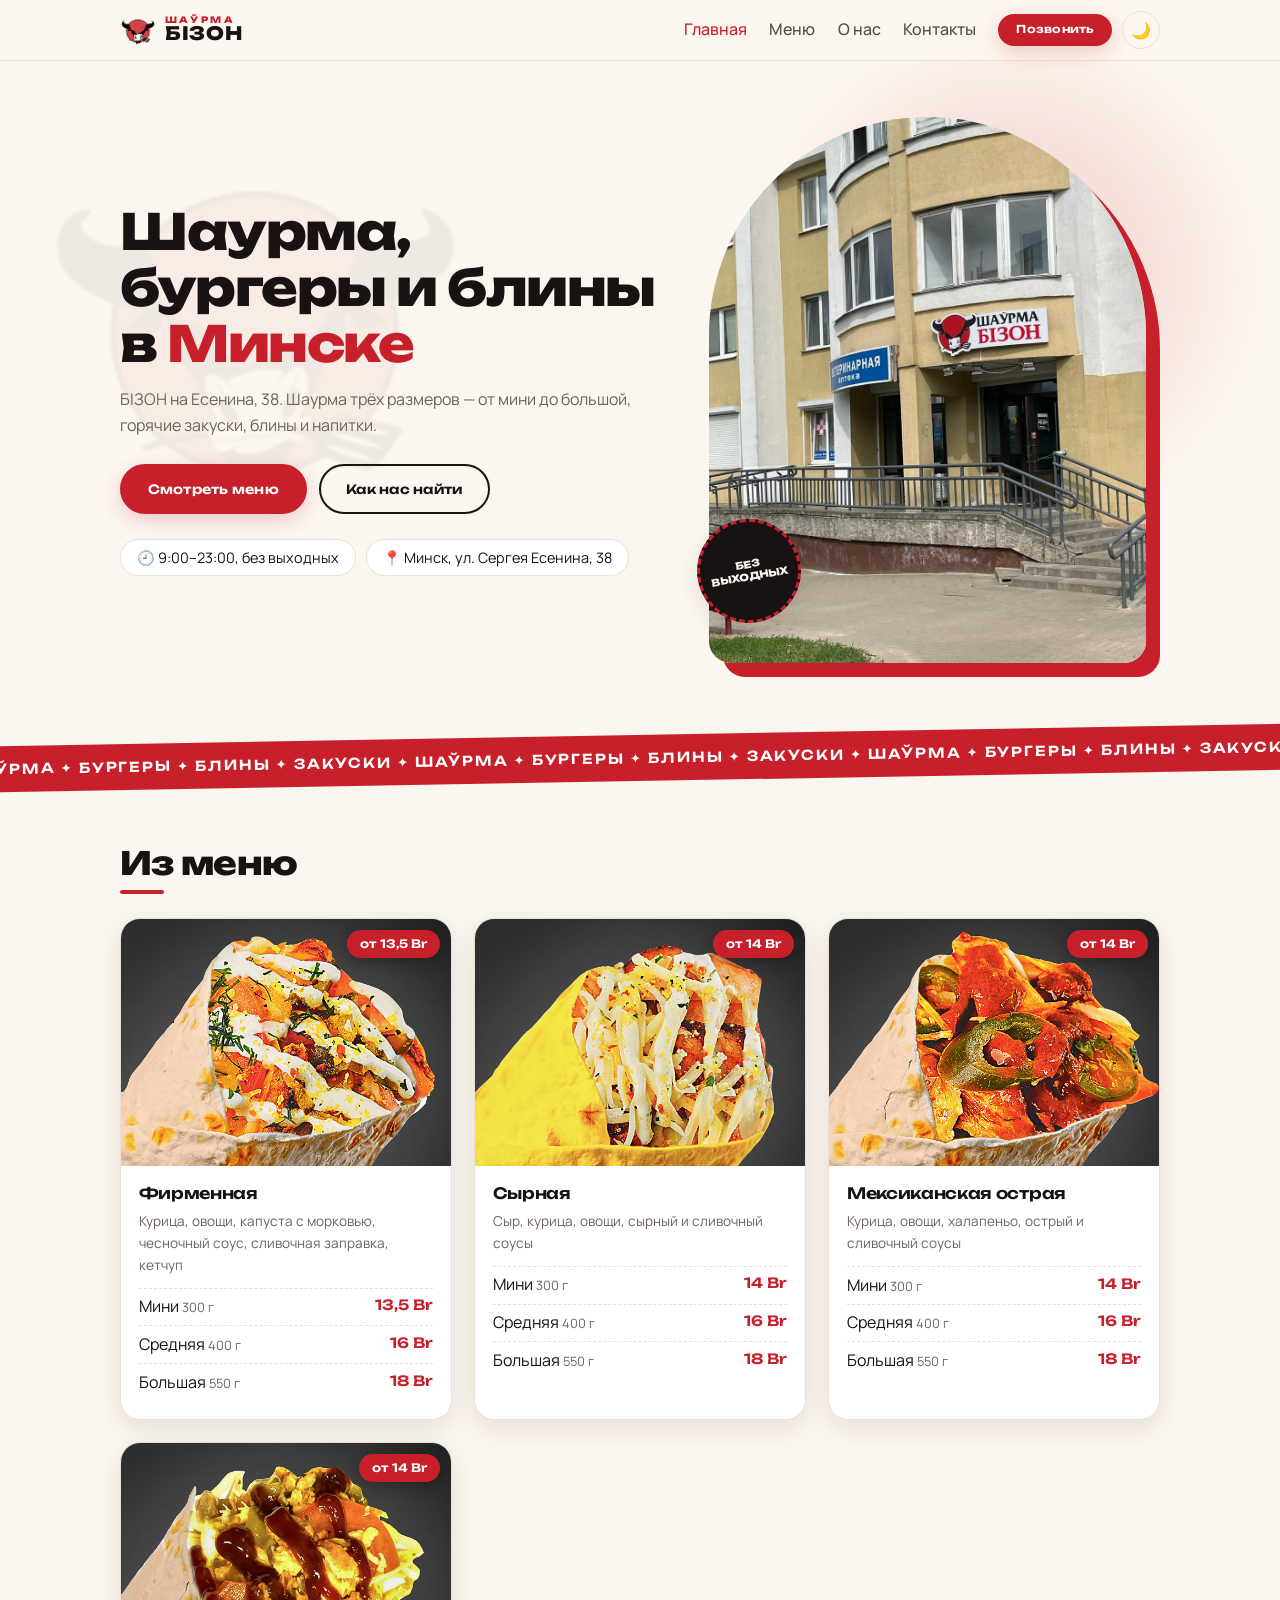
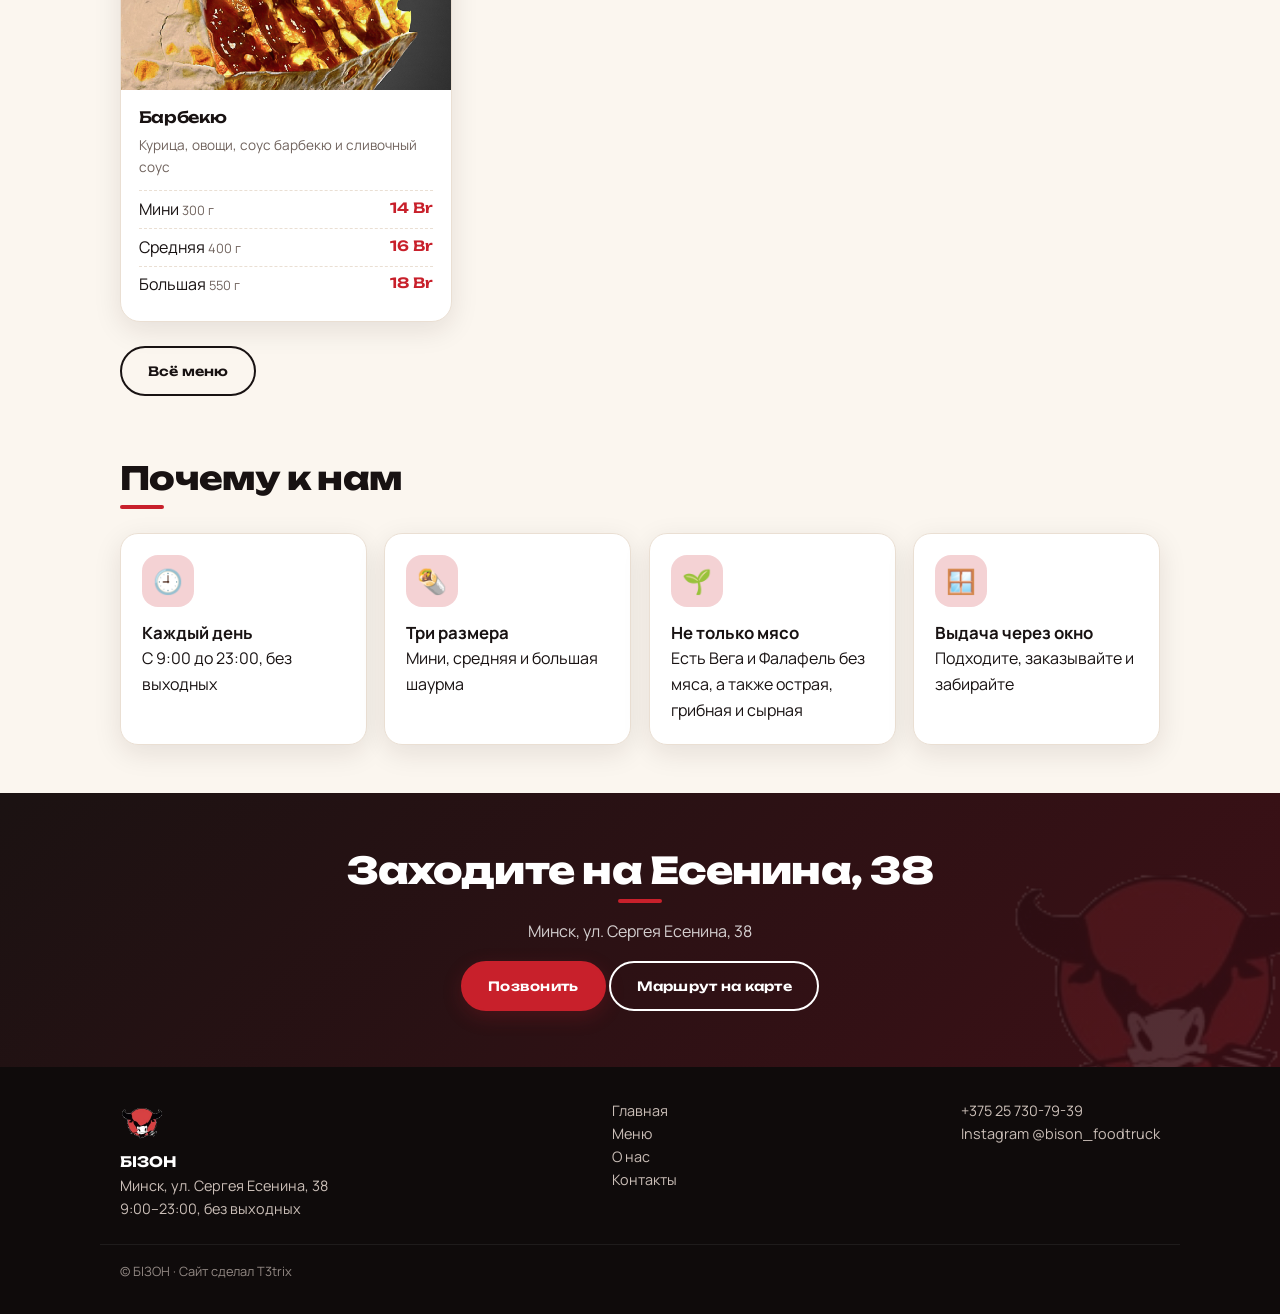
<file: index.html>
<!DOCTYPE html><html lang="ru"><head><meta charset="UTF-8"><meta name="viewport" content="width=device-width,initial-scale=1,viewport-fit=cover"><script>document.documentElement.className="js";try{document.documentElement.dataset.theme=localStorage.getItem("theme")||(matchMedia("(prefers-color-scheme:dark)").matches?"dark":"light")}catch(e){}</script><link rel="icon" href="favicon.ico" sizes="any"><link rel="icon" type="image/png" sizes="32x32" href="favicon-32.png"><link rel="icon" type="image/png" sizes="192x192" href="favicon-192.png"><link rel="apple-touch-icon" href="favicon-180.png"><link rel="preconnect" href="https://fonts.googleapis.com"><link rel="preconnect" href="https://fonts.gstatic.com" crossorigin><link href="https://fonts.googleapis.com/css2?family=Manrope:wght@400;500;700&family=Unbounded:wght@600;800&display=swap" rel="stylesheet"><link rel="stylesheet" href="css/style.css"><title>БІЗОН — шаурма в Минске, ул. Сергея Есенина, 38</title><meta name="description" content="Шаурма трёх размеров, бургеры, блины и горячие закуски. Минск, ул. Сергея Есенина, 38. Ежедневно с 9:00 до 23:00."></head><body><header id="site-header"></header>
<main><div class="wrap hero"><div><h1>Шаурма, бургеры и блины в&nbsp;<em>Минске</em></h1><p class="mut">БІЗОН на Есенина, 38. Шаурма трёх размеров — от мини до большой, горячие закуски, блины и напитки.</p>
<div class="acts"><a class="btn" href="menu.html">Смотреть меню</a><a class="btn ghost" href="contacts.html">Как нас найти</a></div>
<div class="chips"><span>🕘 <i data-site="hours" style="font-style:normal"></i></span><span>📍 <i data-site="address" style="font-style:normal"></i></span></div></div>
<div class="shot"><img src="images/facade.jpg" alt="Вход в шаурмечную БІЗОН"><div class="sticker">без<br>выходных</div></div></div>
<div class="ticker"><div>ШАЎРМА ✦ БУРГЕРЫ ✦ БЛИНЫ ✦ ЗАКУСКИ ✦ ШАЎРМА ✦ БУРГЕРЫ ✦ БЛИНЫ ✦ ЗАКУСКИ ✦ ШАЎРМА ✦ БУРГЕРЫ ✦ БЛИНЫ ✦ ЗАКУСКИ ✦ ШАЎРМА ✦ БУРГЕРЫ ✦ БЛИНЫ ✦ ЗАКУСКИ ✦ ШАЎРМА ✦ БУРГЕРЫ ✦ БЛИНЫ ✦ ЗАКУСКИ ✦ ШАЎРМА ✦ БУРГЕРЫ ✦ БЛИНЫ ✦ ЗАКУСКИ ✦ ШАЎРМА ✦ БУРГЕРЫ ✦ БЛИНЫ ✦ ЗАКУСКИ ✦ ШАЎРМА ✦ БУРГЕРЫ ✦ БЛИНЫ ✦ ЗАКУСКИ ✦ </div></div>
<section><div class="wrap"><h2>Из меню</h2><div class="grid" id="featured"></div><p style="margin-top:1.5rem"><a class="btn ghost" href="menu.html">Всё меню</a></p></div></section>
<section style="padding-top:0"><div class="wrap"><h2>Почему к нам</h2><div class="facts">
<div><i>🕘</i><b>Каждый день</b>С 9:00 до 23:00, без выходных</div><div><i>🌯</i><b>Три размера</b>Мини, средняя и большая шаурма</div>
<div><i>🌱</i><b>Не только мясо</b>Есть Вега и Фалафель без мяса, а также острая, грибная и сырная</div><div><i>🪟</i><b>Выдача через окно</b>Подходите, заказывайте и забирайте</div></div></div></section>
<div class="band"><h2>Заходите на Есенина, 38</h2><p style="opacity:.8"><span data-site="address"></span></p><a class="btn" data-tel="phone" href="#">Позвонить</a> <a class="btn ghost" data-map href="#" target="_blank" rel="noopener">Маршрут на карте</a></div></main><footer id="site-footer"></footer><script src="js/data.js"></script><script src="js/main.js"></script></body></html>
</file>
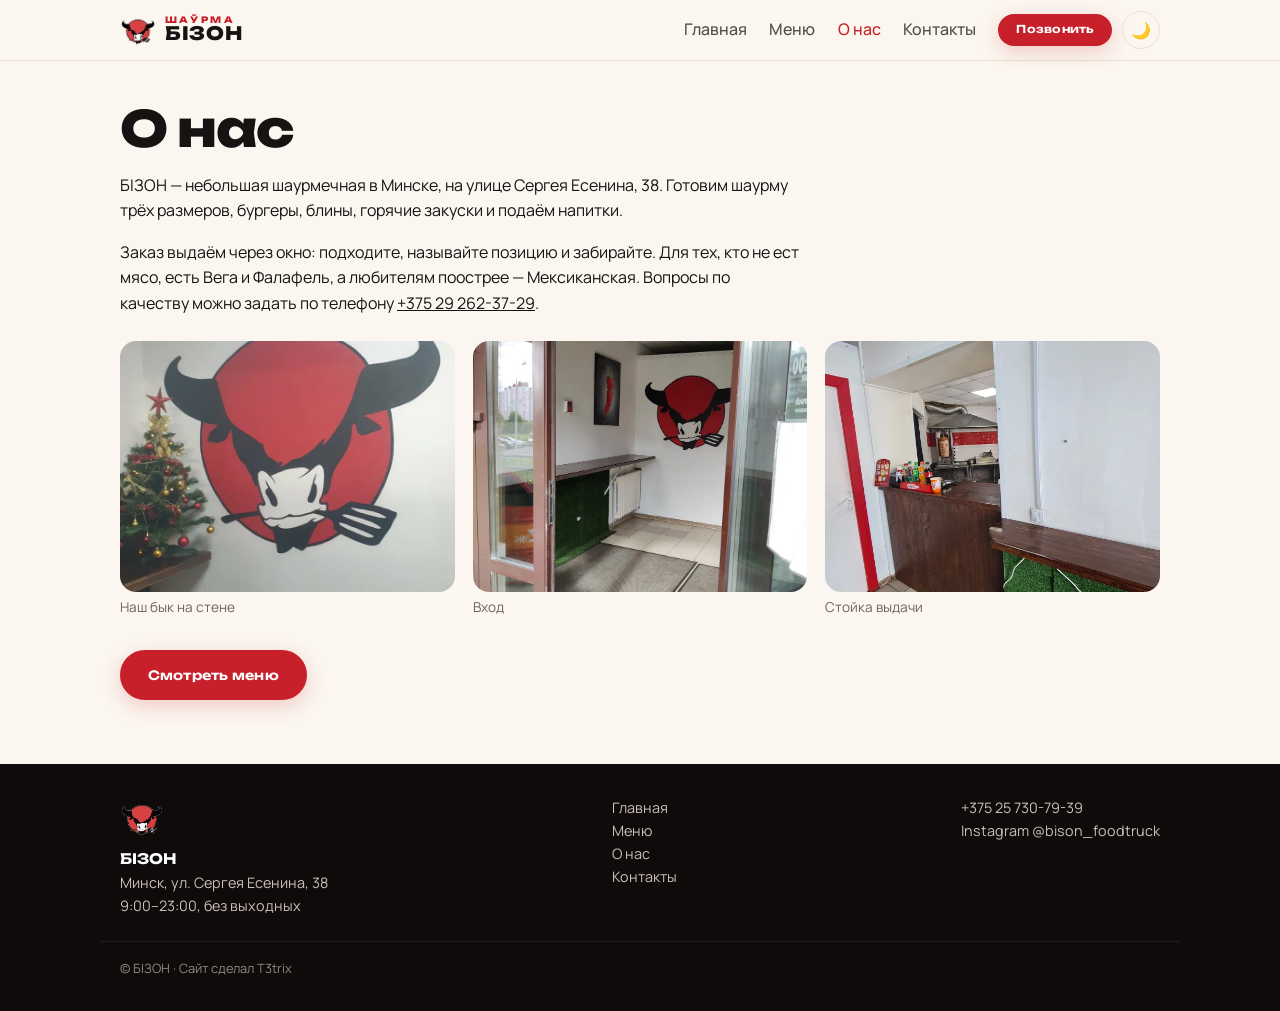
<file: about.html>
<!DOCTYPE html><html lang="ru"><head><meta charset="UTF-8"><meta name="viewport" content="width=device-width,initial-scale=1,viewport-fit=cover"><script>document.documentElement.className="js";try{document.documentElement.dataset.theme=localStorage.getItem("theme")||(matchMedia("(prefers-color-scheme:dark)").matches?"dark":"light")}catch(e){}</script><link rel="icon" href="favicon.ico" sizes="any"><link rel="icon" type="image/png" sizes="32x32" href="favicon-32.png"><link rel="icon" type="image/png" sizes="192x192" href="favicon-192.png"><link rel="apple-touch-icon" href="favicon-180.png"><link rel="preconnect" href="https://fonts.googleapis.com"><link rel="preconnect" href="https://fonts.gstatic.com" crossorigin><link href="https://fonts.googleapis.com/css2?family=Manrope:wght@400;500;700&family=Unbounded:wght@600;800&display=swap" rel="stylesheet"><link rel="stylesheet" href="css/style.css"><title>О нас — БІЗОН, Минск</title><meta name="description" content="БІЗОН — шаурмечная на улице Сергея Есенина, 38 в Минске."></head><body><header id="site-header"></header>
<main><div class="wrap" style="padding-top:2.5rem;padding-bottom:3rem"><h1>О нас</h1>
<p style="max-width:680px">БІЗОН — небольшая шаурмечная в Минске, на улице Сергея Есенина, 38. Готовим шаурму трёх размеров, бургеры, блины, горячие закуски и подаём напитки.</p>
<p style="max-width:680px">Заказ выдаём через окно: подходите, называйте позицию и забирайте. Для тех, кто не ест мясо, есть Вега и Фалафель, а любителям поострее — Мексиканская. Вопросы по качеству можно задать по телефону <a data-tel="phone2" href="#"><span data-site="phone2"></span></a>.</p>
<div id="gallery"></div><p style="margin-top:2rem"><a class="btn" href="menu.html">Смотреть меню</a></p></div></main><footer id="site-footer"></footer><script src="js/data.js"></script><script src="js/main.js"></script></body></html>
</file>
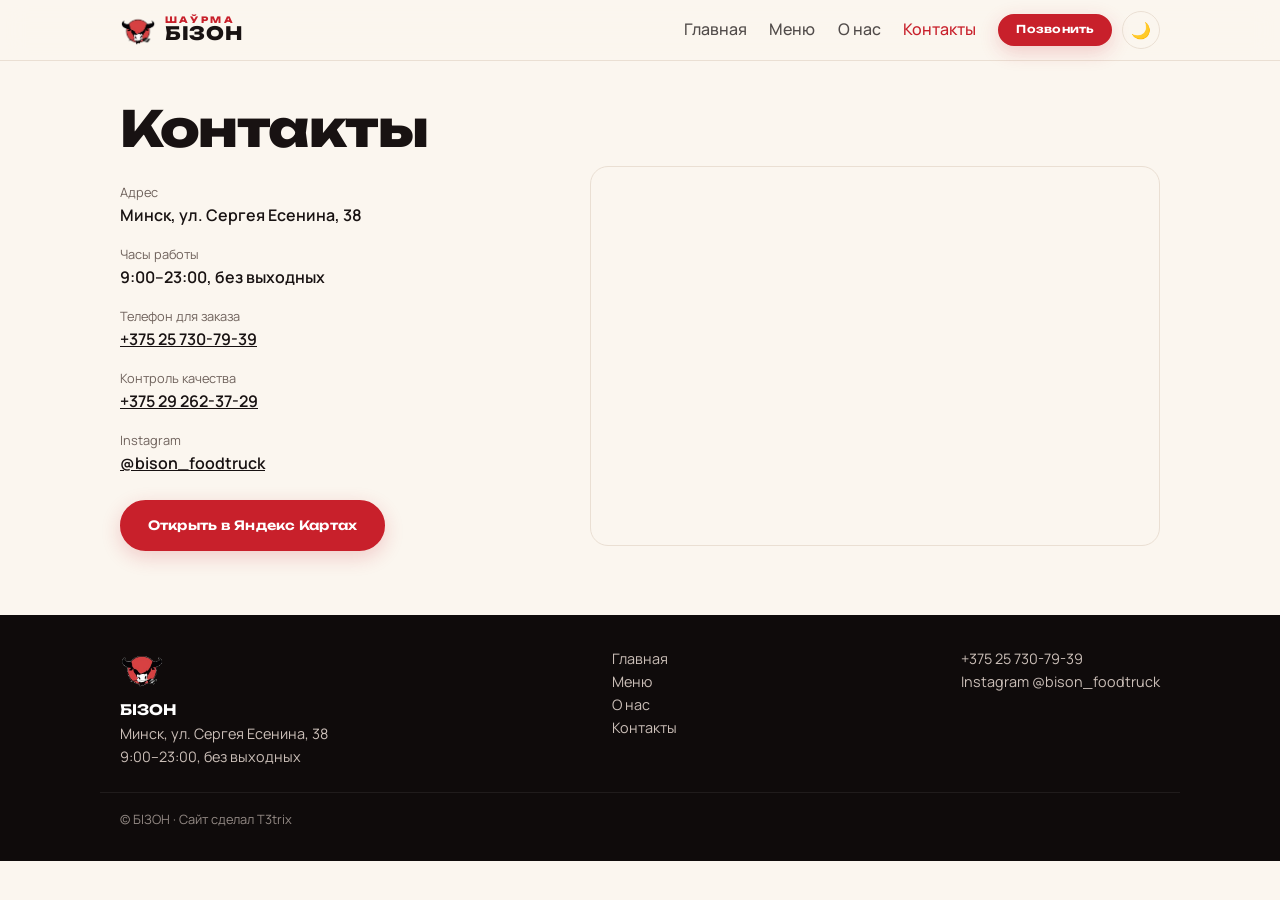
<file: contacts.html>
<!DOCTYPE html><html lang="ru"><head><meta charset="UTF-8"><meta name="viewport" content="width=device-width,initial-scale=1,viewport-fit=cover"><script>document.documentElement.className="js";try{document.documentElement.dataset.theme=localStorage.getItem("theme")||(matchMedia("(prefers-color-scheme:dark)").matches?"dark":"light")}catch(e){}</script><link rel="icon" href="favicon.ico" sizes="any"><link rel="icon" type="image/png" sizes="32x32" href="favicon-32.png"><link rel="icon" type="image/png" sizes="192x192" href="favicon-192.png"><link rel="apple-touch-icon" href="favicon-180.png"><link rel="preconnect" href="https://fonts.googleapis.com"><link rel="preconnect" href="https://fonts.gstatic.com" crossorigin><link href="https://fonts.googleapis.com/css2?family=Manrope:wght@400;500;700&family=Unbounded:wght@600;800&display=swap" rel="stylesheet"><link rel="stylesheet" href="css/style.css"><title>Контакты — БІЗОН, Минск</title><meta name="description" content="БІЗОН: Минск, ул. Сергея Есенина, 38. Телефон, часы работы, карта."></head><body><header id="site-header"></header>
<main><div class="wrap" style="padding-top:2.5rem;padding-bottom:3rem"><h1>Контакты</h1><div class="two"><dl>
<dt>Адрес</dt><dd data-site="address"></dd><dt>Часы работы</dt><dd data-site="hours"></dd>
<dt>Телефон для заказа</dt><dd><a data-tel="phone" href="#"><span data-site="phone"></span></a></dd>
<dt>Контроль качества</dt><dd><a data-tel="phone2" href="#"><span data-site="phone2"></span></a></dd>
<dt>Instagram</dt><dd><a data-ig href="#" target="_blank" rel="noopener">@bison_foodtruck</a></dd>
<p style="margin-top:1.5rem"><a class="btn" data-map href="#" target="_blank" rel="noopener">Открыть в Яндекс Картах</a></p></dl>
<iframe title="Карта: БІЗОН на Яндекс Картах" loading="lazy" src="https://yandex.by/map-widget/v1/?ll=27.452258%2C53.851989&z=17&pt=27.452258%2C53.851989%2Cpm2rdm"></iframe></div></div></main><footer id="site-footer"></footer><script src="js/data.js"></script><script src="js/main.js"></script></body></html>
</file>
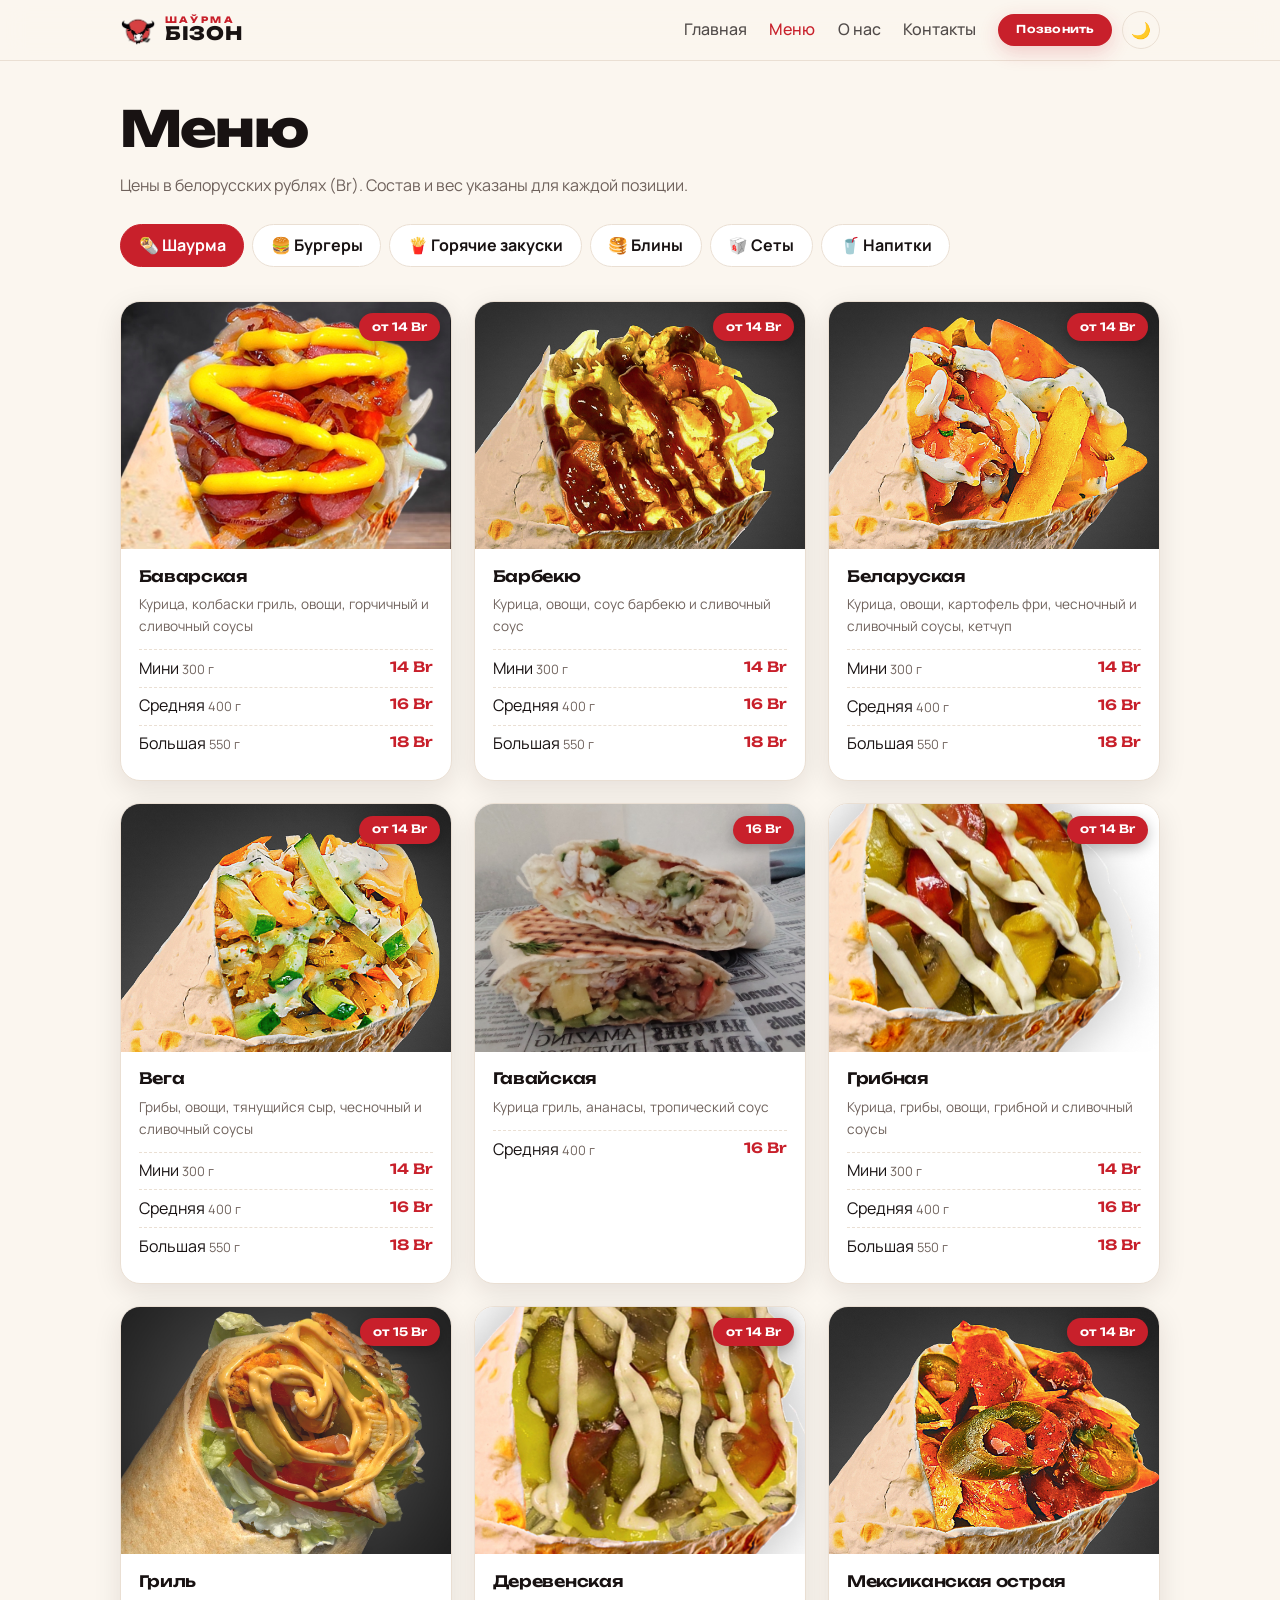
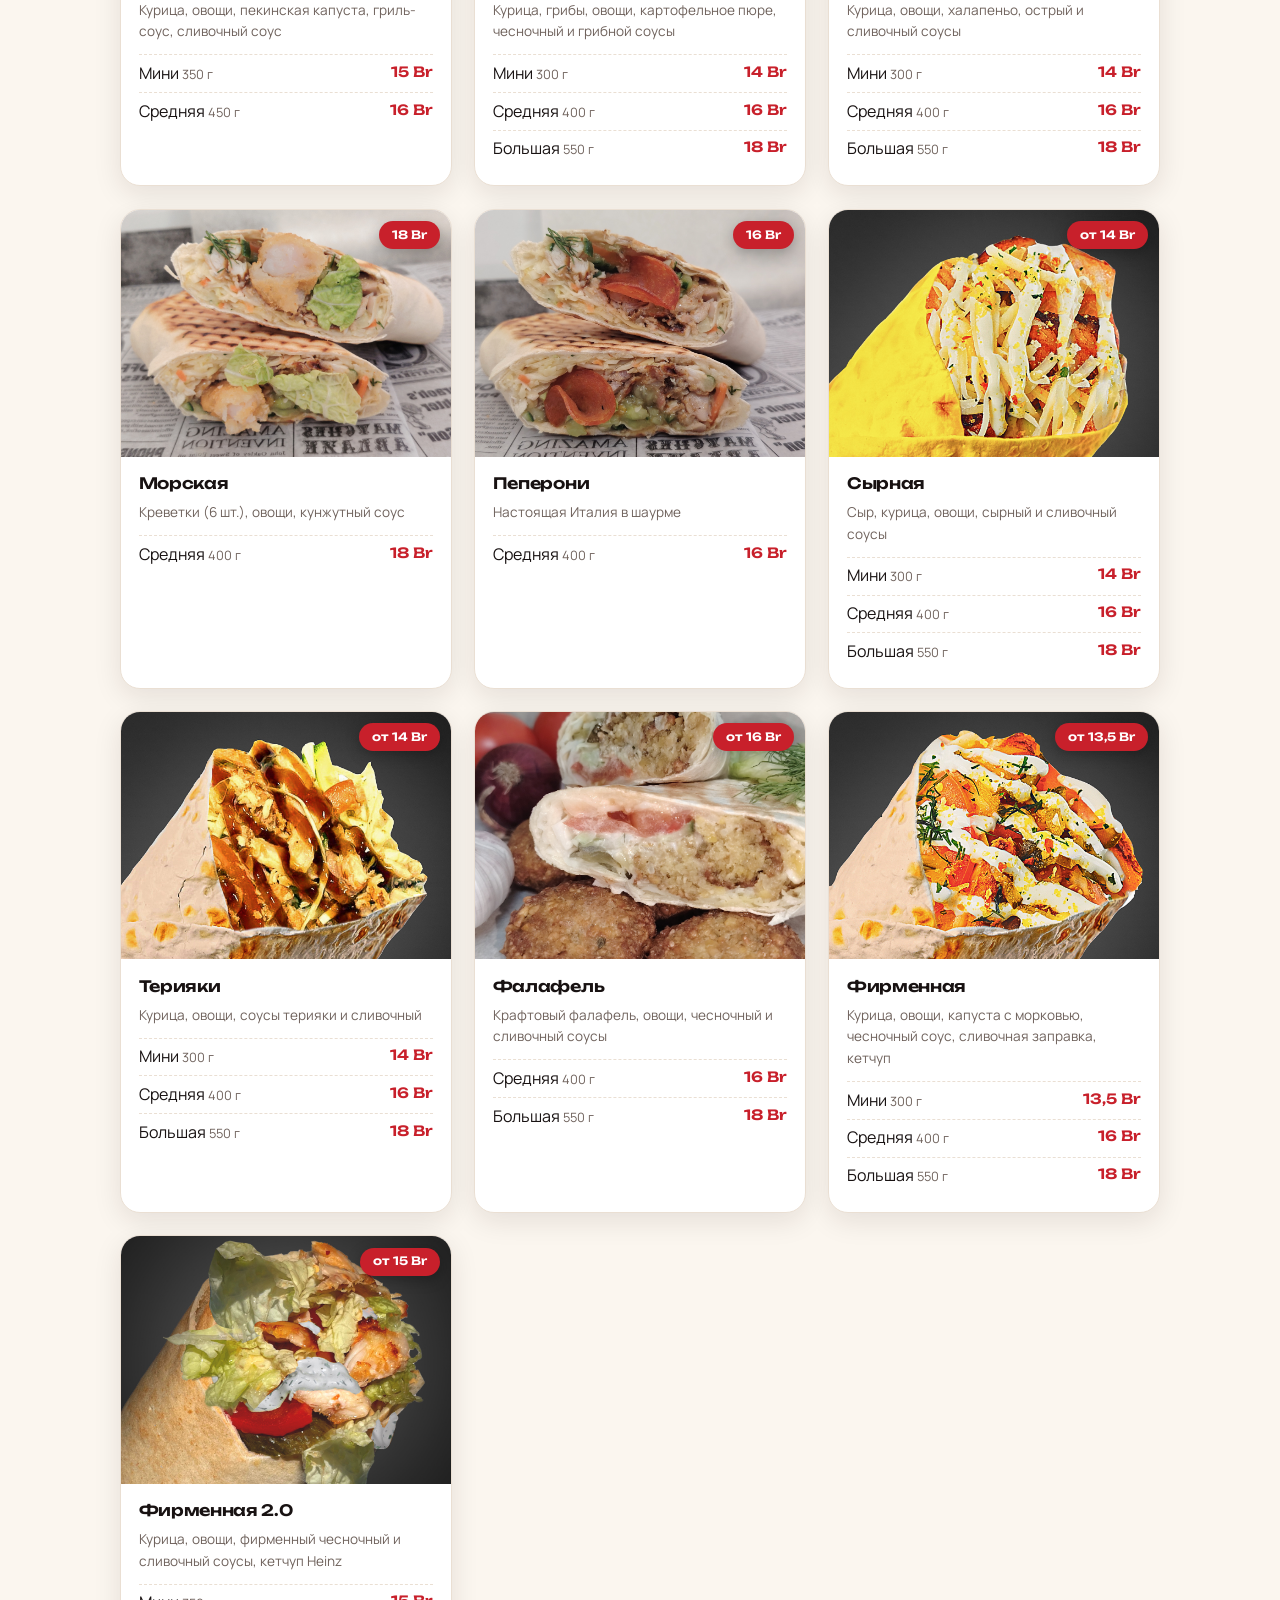
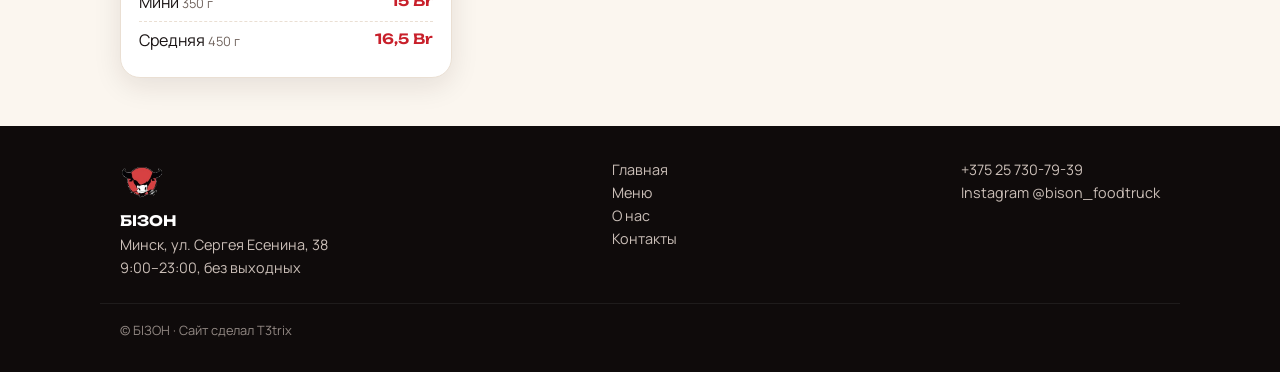
<file: menu.html>
<!DOCTYPE html><html lang="ru"><head><meta charset="UTF-8"><meta name="viewport" content="width=device-width,initial-scale=1,viewport-fit=cover"><script>document.documentElement.className="js";try{document.documentElement.dataset.theme=localStorage.getItem("theme")||(matchMedia("(prefers-color-scheme:dark)").matches?"dark":"light")}catch(e){}</script><link rel="icon" href="favicon.ico" sizes="any"><link rel="icon" type="image/png" sizes="32x32" href="favicon-32.png"><link rel="icon" type="image/png" sizes="192x192" href="favicon-192.png"><link rel="apple-touch-icon" href="favicon-180.png"><link rel="preconnect" href="https://fonts.googleapis.com"><link rel="preconnect" href="https://fonts.gstatic.com" crossorigin><link href="https://fonts.googleapis.com/css2?family=Manrope:wght@400;500;700&family=Unbounded:wght@600;800&display=swap" rel="stylesheet"><link rel="stylesheet" href="css/style.css"><title>Меню — БІЗОН, Минск</title><meta name="description" content="Меню БІЗОН: шаурма, бургеры, горячие закуски, блины, сеты и напитки. Цены в белорусских рублях."></head><body><header id="site-header"></header>
<main><div class="wrap" style="padding-top:2.5rem;padding-bottom:3rem"><h1>Меню</h1><p class="mut">Цены в белорусских рублях (Br). Состав и вес указаны для каждой позиции.</p><div id="tabs"></div><div class="grid" id="menu"></div></div></main><footer id="site-footer"></footer><script src="js/data.js"></script><script src="js/main.js"></script></body></html>
</file>
<file: css/style.css>
:root{--bg:#fbf6ef;--sf:#fff;--ink:#181212;--mut:#6f625c;--line:#eadfd3;--red:#c8202b;--glow:#c8202b33;--hdr:#fbf6efd9;--ph:#f3e4dc;--sh:0 8px 28px #2a14101a}
[data-theme=dark]{--bg:#130f0f;--sf:#1d1717;--ink:#f6eee8;--mut:#a99b93;--line:#322829;--red:#e23a46;--glow:#e23a4645;--hdr:#130f0fd9;--ph:#2a2021;--sh:0 8px 28px #0007}
*{box-sizing:border-box}html{scroll-behavior:smooth}
body{margin:0;font:16px/1.6 system-ui,-apple-system,"Segoe UI",Roboto,sans-serif;background:var(--bg);color:var(--ink);transition:background-color .3s,color .3s}
img{max-width:100%;display:block}a{color:inherit}h1,h2,h3{line-height:1.15;margin:0 0 .6rem;letter-spacing:-.02em}h1{font-size:clamp(2.2rem,6.5vw,3.8rem);font-weight:900}h2{font-size:1.8rem;font-weight:800}
h2::after{content:"";display:block;width:44px;height:4px;border-radius:4px;background:var(--red);margin-top:.5rem}.band h2::after{margin:.5rem auto 0}
.wrap{max-width:1080px;margin:0 auto;padding:0 1.25rem}section{padding:3rem 0}.mut{color:var(--mut)}
main{position:relative;z-index:0;overflow-x:clip;animation:pg .55s ease both}@keyframes pg{from{opacity:0;transform:translateY(10px)}}
body.leave main{opacity:0;transform:translateY(-6px);transition:opacity .22s,transform .22s}
.js .rv{opacity:0;transform:translateY(26px);transition:opacity .6s ease,transform .6s ease,background-color .3s,border-color .3s,box-shadow .3s}.js .rv.in{opacity:1;transform:none}
header{background:var(--hdr);backdrop-filter:saturate(1.4) blur(12px);-webkit-backdrop-filter:saturate(1.4) blur(12px);border-bottom:1px solid var(--line);position:sticky;top:0;z-index:10;padding-top:env(safe-area-inset-top,0)}
.bar{display:flex;align-items:center;justify-content:space-between;height:60px;gap:.6rem}
.logo{font-weight:900;font-size:1.45rem;text-decoration:none;letter-spacing:.04em;line-height:1}.logo small{display:block;font-size:.55rem;color:var(--red);letter-spacing:.3em}
nav{display:flex;gap:1.4rem;align-items:center;margin-left:auto}nav a{text-decoration:none;opacity:.75;font-weight:500;transition:opacity .2s}nav a.on,nav a:hover,nav a.btn{opacity:1}nav a.on:not(.btn){color:var(--red)}
#theme,#burger{background:none;border:1px solid var(--line);border-radius:50%;width:38px;height:38px;cursor:pointer;font-size:1rem;color:inherit;display:grid;place-items:center;padding:0}#theme:hover{border-color:var(--red)}
#burger{display:none;border:0}#burger i{display:block;width:22px;height:2px;background:currentColor;margin:2.5px 0}
.btn{display:inline-block;background:var(--red);color:#fff!important;padding:.8rem 1.6rem;border-radius:999px;font-weight:700;text-decoration:none;border:2px solid var(--red);box-shadow:0 6px 20px var(--glow);transition:transform .2s,box-shadow .2s}
.btn:hover{transform:translateY(-2px);box-shadow:0 10px 26px var(--glow)}.btn.ghost{background:none;color:var(--ink)!important;border-color:var(--ink);box-shadow:none}.btn.sm{padding:.35rem 1rem;font-size:.85rem}
.hero{position:relative;display:grid;grid-template-columns:1.2fr 1fr;gap:3rem;align-items:center;padding:3.5rem 1.25rem}
.hero::before{content:"";position:absolute;right:-10%;top:-4rem;width:560px;height:560px;background:radial-gradient(circle,var(--glow),transparent 65%);z-index:-1;pointer-events:none}
h1 em{font-style:normal;color:var(--red)}.hero img{border-radius:22px;max-height:500px;width:calc(100% - 14px);object-fit:cover;box-shadow:14px 14px 0 var(--red)}
.hero .acts{display:flex;gap:.75rem;flex-wrap:wrap;margin:1.6rem 0}
.chips{display:flex;gap:.6rem;flex-wrap:wrap;font-size:.9rem}.chips span{background:var(--sf);border:1px solid var(--line);border-radius:999px;padding:.35rem 1rem}
.ticker{background:var(--red);color:#fff;overflow:hidden;white-space:nowrap;font-weight:800;letter-spacing:.2em;padding:.75rem 0;transform:rotate(-1deg);margin:1rem -3%}.ticker div{display:inline-block;animation:tk 30s linear infinite}@keyframes tk{to{transform:translateX(-50%)}}
.grid{display:grid;grid-template-columns:repeat(auto-fill,minmax(250px,1fr));gap:1.4rem;margin-top:1.5rem}
.card{background:var(--sf);border:1px solid var(--line);border-radius:18px;overflow:hidden;display:flex;flex-direction:column;box-shadow:var(--sh)}
.js .card.in:hover{transform:translateY(-5px)}.ph{aspect-ratio:4/3;background:var(--ph);overflow:hidden}.ph img{width:100%;height:100%;object-fit:cover;transition:transform .5s}.card:hover .ph img{transform:scale(1.07)}
.ph span{display:none}.ph.no span{display:grid;place-items:center;height:100%;font-size:3.4rem}
.cb{padding:1.1rem;flex:1}.cb h3{font-size:1.08rem}.cb p{margin:0 0 .7rem;font-size:.85rem;color:var(--mut)}
.cb ul{list-style:none;margin:0;padding:0}.cb li{display:flex;justify-content:space-between;gap:.5rem;padding:.35rem 0;border-top:1px dashed var(--line)}.cb em{font-style:normal;color:var(--mut);font-size:.8rem}.cb b{color:var(--red);white-space:nowrap}
#tabs{display:flex;gap:.5rem;overflow-x:auto;padding:.6rem 0;position:sticky;top:calc(60px + env(safe-area-inset-top,0px));z-index:5;background:var(--hdr);backdrop-filter:blur(10px);-webkit-backdrop-filter:blur(10px)}
#tabs button{font:inherit;color:inherit;padding:.5rem 1.1rem;border-radius:999px;border:1px solid var(--line);background:var(--sf);cursor:pointer;white-space:nowrap;transition:background-color .2s,color .2s}#tabs button:hover{border-color:var(--red)}#tabs button.on{background:var(--red);border-color:var(--red);color:#fff}
.facts{display:grid;grid-template-columns:repeat(auto-fit,minmax(220px,1fr));gap:1.1rem;margin-top:1.5rem}.facts div{background:var(--sf);border:1px solid var(--line);border-radius:18px;padding:1.3rem;box-shadow:var(--sh)}.facts b{display:block;font-size:1.05rem}.facts i{font-style:normal;font-size:1.7rem;display:block;margin-bottom:.4rem}
.band{background:linear-gradient(135deg,#1b1212,#3d1016);color:#fff;text-align:center;padding:3.5rem 1.25rem}.band .btn.ghost{color:#fff!important;border-color:#fff}
#gallery{display:grid;grid-template-columns:repeat(auto-fill,minmax(260px,1fr));gap:1.1rem;margin-top:1.5rem}#gallery img{border-radius:16px;aspect-ratio:4/3;object-fit:cover;width:100%}#gallery figcaption{font-size:.85rem;color:var(--mut);margin-top:.3rem}#gallery figure{margin:0}
.two{display:grid;grid-template-columns:1fr 1.3fr;gap:2rem}.two dl{margin:0}.two dt{font-size:.8rem;color:var(--mut);margin-top:1rem}.two dd{margin:0;font-weight:600}
iframe{width:100%;height:380px;border:1px solid var(--line);border-radius:18px;filter:var(--map,none)}[data-theme=dark]{--map:invert(.9) hue-rotate(180deg)}
footer{background:#0f0b0b;color:#cbbfb8;padding:2rem 0;font-size:.9rem}.foot{display:flex;justify-content:space-between;gap:1.5rem;flex-wrap:wrap}footer b{color:#fff}
@media(max-width:760px){.hero,.two{grid-template-columns:1fr}.hero img{max-height:340px}#burger{display:grid}#theme{margin-left:auto}
nav{display:none;position:absolute;left:0;right:0;top:calc(60px + env(safe-area-inset-top,0px));background:var(--bg);border-bottom:1px solid var(--line);flex-direction:column;align-items:flex-start;padding:1rem 1.25rem;margin:0}nav.open{display:flex}}
@media(prefers-reduced-motion:reduce){*{animation:none!important;transition:none!important}.js .rv{opacity:1;transform:none}}
@media(max-width:760px){.ph.no{aspect-ratio:16/5}.ph.no span{font-size:2.2rem}}

/* ── design pass 2 ── */
:root{--fd:"Unbounded","Arial Black",system-ui,sans-serif}
body{font-family:"Manrope",system-ui,-apple-system,"Segoe UI",Roboto,sans-serif}
h1,h2,h3,.logo,.cb b,.ticker,.btn,.sticker,.pr{font-family:var(--fd)}
h1{font-size:clamp(1.75rem,6.2vw,3.1rem);line-height:1.12;letter-spacing:-.03em;font-weight:800}h2{font-size:clamp(1.35rem,4.5vw,2rem);font-weight:800}
.cb h3{font-size:.98rem;font-weight:600}.cb b{font-size:.88rem;font-weight:600}.btn{font-size:.8rem;font-weight:600;letter-spacing:.02em}.btn.sm{font-size:.68rem}.ticker{font-size:.85rem;font-weight:600;letter-spacing:.14em}
.logo{display:flex;align-items:center;gap:.55rem;font-size:1.15rem;font-weight:800}.logo img{width:36px;height:36px}.logo span{line-height:1}
.hero::after{content:"";position:absolute;left:-6%;top:6%;width:440px;height:440px;background:url(../images/logo.png) center/contain no-repeat;opacity:.05;z-index:-1;pointer-events:none}
.shot{position:relative}.shot img{border-radius:240px 240px 24px 24px;aspect-ratio:4/5;max-height:560px;width:calc(100% - 14px);object-fit:cover;box-shadow:14px 14px 0 var(--red)}
.sticker{position:absolute;left:-12px;bottom:40px;width:104px;height:104px;border-radius:50%;background:var(--ink);color:var(--bg);display:grid;place-items:center;text-align:center;font-size:.62rem;line-height:1.2;font-weight:800;text-transform:uppercase;transform:rotate(-10deg);box-shadow:var(--sh);border:3px dashed var(--red)}
.card{border-radius:20px}.card:hover{border-color:var(--red)}
.ph{position:relative}.ph.no{background:radial-gradient(circle at 25% 15%,var(--glow),transparent 60%),var(--ph)}
.ph.no::before{content:"";position:absolute;inset:0;background:url(../images/logo.png) 92% 130%/62% no-repeat;opacity:.1}.ph.no span{position:relative;filter:drop-shadow(0 6px 10px #0003)}
.pr{position:absolute;right:.7rem;top:.7rem;z-index:1;background:var(--red);color:#fff;border-radius:999px;padding:.3rem .8rem;font-size:.72rem;font-weight:600;font-style:normal;box-shadow:0 4px 14px #0004}
.facts i{width:52px;height:52px;border-radius:16px;background:var(--glow);display:grid;place-items:center;font-size:1.5rem;margin-bottom:.8rem}.facts div{transition:border-color .2s}.facts div:hover{border-color:var(--red)}
#tabs button{font-weight:700}
.band{position:relative;overflow:hidden}.band::before{content:"";position:absolute;right:-50px;bottom:-70px;width:330px;height:330px;background:url(../images/logo.png) center/contain no-repeat;opacity:.13}.band>*{position:relative}.band h2{font-size:clamp(1.4rem,5vw,2.3rem)}
footer a{text-decoration:none;color:#cbbfb8}footer a:hover{color:#fff}.foot img{margin-bottom:.5rem}.foot b{display:block;font-family:var(--fd)}
.copy{margin-top:1.5rem;padding-top:1rem;border-top:1px solid #ffffff1a;font-size:.8rem;opacity:.7}
@media(max-width:760px){.shot img{max-height:400px}.sticker{width:88px;height:88px;font-size:.56rem}.hero::after{width:300px;height:300px}}
</file>
